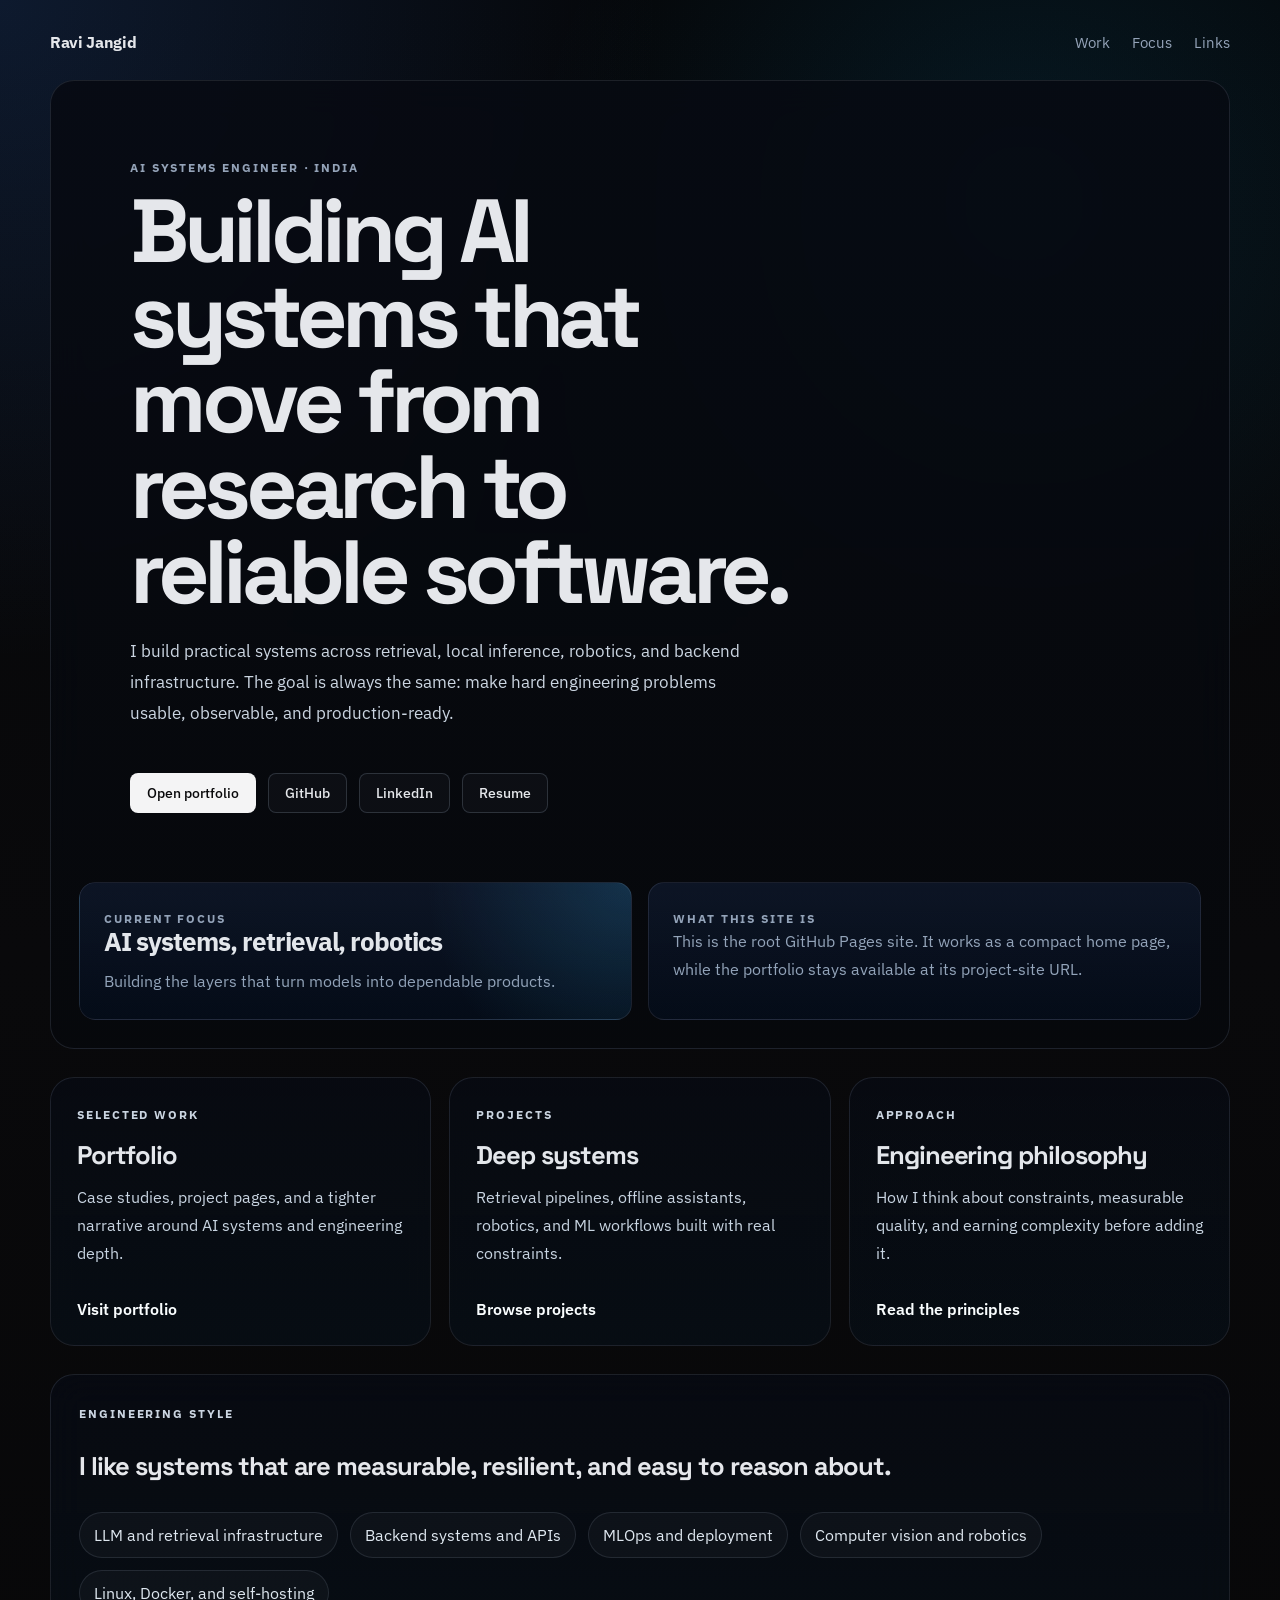
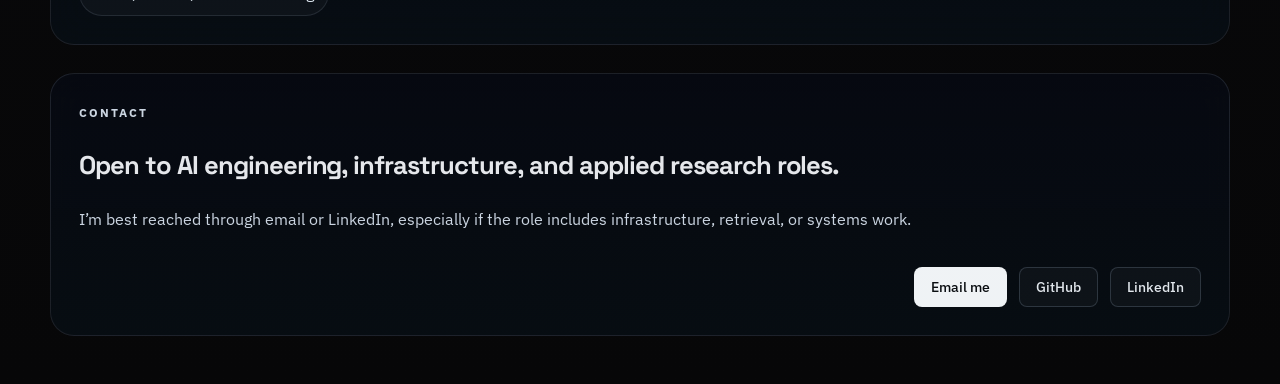
<file: index.html>
<!doctype html>
<html lang="en">
  <head>
    <meta charset="utf-8" />
    <meta name="viewport" content="width=device-width, initial-scale=1" />
    <meta name="description" content="Ravi Jangid builds AI systems from infrastructure to deployment." />
    <meta name="theme-color" content="#050608" />
    <title>Ravi Jangid — AI Systems Engineer</title>
    <link rel="canonical" href="https://ravi-mk42.me/" />

    <meta property="og:type" content="website" />
    <meta property="og:site_name" content="Ravi Jangid" />
    <meta property="og:url" content="https://ravi-mk42.me/" />
    <meta property="og:title" content="Ravi Jangid — AI Systems Engineer" />
    <meta property="og:description" content="Ravi Jangid builds AI systems from infrastructure to deployment." />
    <meta property="og:image" content="https://ravi-mk42.me/og.png" />
    <meta property="og:image:width" content="1200" />
    <meta property="og:image:height" content="630" />
    <meta name="twitter:card" content="summary_large_image" />
    <meta name="twitter:title" content="Ravi Jangid — AI Systems Engineer" />
    <meta name="twitter:description" content="Ravi Jangid builds AI systems from infrastructure to deployment." />
    <meta name="twitter:image" content="https://ravi-mk42.me/og.png" />

    <link rel="icon" type="image/png" href="/icon.png" />
    <link rel="apple-touch-icon" href="/apple-touch-icon.png" />

    <!-- Fonts are self-hosted, so first paint never waits on a third-party
         stylesheet. Only the two faces needed above the fold are preloaded. -->
    <link rel="preload" href="./fonts/ibm-plex-sans-var.woff2" as="font" type="font/woff2" crossorigin />
    <link rel="preload" href="./fonts/space-grotesk-var.woff2" as="font" type="font/woff2" crossorigin />
    <link rel="stylesheet" href="./fonts.css" />
    <link rel="stylesheet" href="./styles.css" />

    <!-- Set before first paint so the reveal styles never hide content
         from users (or crawlers) without JavaScript. -->
    <script>
      document.documentElement.classList.add("js");
    </script>
  </head>
  <body>
    <div class="page-shell">
      <header class="topbar">
        <a class="brand" href="#home">Ravi Jangid</a>
        <nav class="nav">
          <a href="#work">Work</a>
          <a href="#focus">Focus</a>
          <a href="#links">Links</a>
        </nav>
      </header>

      <main id="home">
        <section class="hero-card">
          <div class="hero-copy">
            <p class="eyebrow">AI systems engineer · India</p>
            <h1>Building AI systems that move from research to reliable software.</h1>
            <p class="lead">
              I build practical systems across retrieval, local inference, robotics, and backend infrastructure.
              The goal is always the same: make hard engineering problems usable, observable, and production-ready.
            </p>
            <div class="actions">
              <a class="button primary" href="/portfolio">Open portfolio</a>
              <a class="button" href="https://github.com/Ravijangid820">GitHub</a>
              <a class="button" href="https://www.linkedin.com/in/ravi-jangid-mk42/">LinkedIn</a>
              <a class="button" href="/portfolio/Ravi_Jangid_Resume_2page_final.pdf">Resume</a>
            </div>
          </div>

          <div class="hero-panel" aria-label="Quick summary">
            <div class="panel-card accent-card">
              <span class="panel-label">Current focus</span>
              <strong>AI systems, retrieval, robotics</strong>
              <p>Building the layers that turn models into dependable products.</p>
            </div>
            <div class="panel-card">
              <span class="panel-label">What this site is</span>
              <p>This is the root GitHub Pages site. It works as a compact home page, while the portfolio stays available at its project-site URL.</p>
            </div>
          </div>
        </section>

        <section id="work" class="section grid-3 reveal">
          <article class="card">
            <p class="panel-label">Selected work</p>
            <h2>Portfolio</h2>
            <p>Case studies, project pages, and a tighter narrative around AI systems and engineering depth.</p>
            <a href="/portfolio">Visit portfolio</a>
          </article>
          <article class="card">
            <p class="panel-label">Projects</p>
            <h2>Deep systems</h2>
            <p>Retrieval pipelines, offline assistants, robotics, and ML workflows built with real constraints.</p>
            <a href="/portfolio/projects">Browse projects</a>
          </article>
          <article class="card">
            <p class="panel-label">Approach</p>
            <h2>Engineering philosophy</h2>
            <p>How I think about constraints, measurable quality, and earning complexity before adding it.</p>
            <a href="/portfolio/philosophy">Read the principles</a>
          </article>
        </section>

        <section id="focus" class="section split vertical-card reveal">
          <div class="split-copy">
            <p class="eyebrow">Engineering style</p>
            <h2>I like systems that are measurable, resilient, and easy to reason about.</h2>
          </div>
          <div class="stack">
            <div class="pill">LLM and retrieval infrastructure</div>
            <div class="pill">Backend systems and APIs</div>
            <div class="pill">MLOps and deployment</div>
            <div class="pill">Computer vision and robotics</div>
            <div class="pill">Linux, Docker, and self-hosting</div>
          </div>
        </section>

        <section id="links" class="section footer-cta vertical-card reveal">
          <div class="split-copy">
            <p class="eyebrow">Contact</p>
            <h2>Open to AI engineering, infrastructure, and applied research roles.</h2>
            <p>I’m best reached through email or LinkedIn, especially if the role includes infrastructure, retrieval, or systems work.</p>
          </div>
          <div class="actions">
            <a class="button primary" href="mailto:jangirravi820@gmail.com">Email me</a>
            <a class="button" href="https://github.com/Ravijangid820">GitHub</a>
            <a class="button" href="https://www.linkedin.com/in/ravi-jangid-mk42/">LinkedIn</a>
          </div>
        </section>
      </main>
    </div>

    <script>
      (function () {
        var targets = document.querySelectorAll(".reveal");

        // No observer support, or the user asked for reduced motion: show
        // everything immediately rather than leaving it stuck at opacity 0.
        if (
          !("IntersectionObserver" in window) ||
          window.matchMedia("(prefers-reduced-motion: reduce)").matches
        ) {
          targets.forEach(function (el) {
            el.classList.add("is-visible");
          });
          return;
        }

        var observer = new IntersectionObserver(
          function (entries) {
            entries.forEach(function (entry) {
              if (!entry.isIntersecting) return;
              entry.target.classList.add("is-visible");
              observer.unobserve(entry.target);
            });
          },
          { rootMargin: "0px 0px -12% 0px", threshold: 0.15 }
        );

        targets.forEach(function (el) {
          observer.observe(el);
        });
      })();
    </script>
  </body>
</html>
</file>
<file: fonts.css>
/* Self-hosted so first paint never waits on fonts.googleapis.com.
   Latin subset, variable weight axis - one file covers every weight used. */

@font-face {
  font-family: 'IBM Plex Sans';
  font-style: normal;
  font-weight: 400 700;
  font-stretch: 100%;
  font-display: swap;
  src: url(./fonts/ibm-plex-sans-var.woff2) format('woff2');
  unicode-range: U+0000-00FF, U+0131, U+0152-0153, U+02BB-02BC, U+02C6, U+02DA, U+02DC, U+0304, U+0308, U+0329, U+2000-206F, U+20AC, U+2122, U+2191, U+2193, U+2212, U+2215, U+FEFF, U+FFFD;
}

@font-face {
  font-family: 'Space Grotesk';
  font-style: normal;
  font-weight: 400 700;
  font-display: swap;
  src: url(./fonts/space-grotesk-var.woff2) format('woff2');
  unicode-range: U+0000-00FF, U+0131, U+0152-0153, U+02BB-02BC, U+02C6, U+02DA, U+02DC, U+0304, U+0308, U+0329, U+2000-206F, U+20AC, U+2122, U+2191, U+2193, U+2212, U+2215, U+FEFF, U+FFFD;
}
</file>
<file: styles.css>
:root {
  color-scheme: dark;
  --bg: #050608;
  --panel: rgba(15, 23, 42, 0.72);
  --panel-strong: rgba(17, 24, 39, 0.92);
  --line: rgba(148, 163, 184, 0.16);
  --text: #e5e7eb;
  --muted: #94a3b8;
  --accent: #38bdf8;
  --accent-soft: rgba(56, 189, 248, 0.14);

  /* Radius scale. Three steps plus full — any value outside these reads as
     unplanned rather than hierarchical. Nested surfaces step down one level:
     card contains panel, panel contains control. */
  --r-control: 8px;
  --r-panel: 16px;
  --r-card: 24px;
}

* {
  box-sizing: border-box;
}

html {
  scroll-behavior: smooth;
}

body {
  margin: 0;
  min-height: 100vh;
  font-family: "IBM Plex Sans", system-ui, -apple-system, BlinkMacSystemFont, "Segoe UI", sans-serif;
  color: var(--text);
  background:
		radial-gradient(circle at top left, rgba(59, 130, 246, 0.16), transparent 28%),
		radial-gradient(circle at 80% 10%, rgba(14, 165, 233, 0.12), transparent 24%),
		linear-gradient(180deg, #050608 0%, #09090b 48%, #070708 100%);
}

a {
  color: inherit;
  text-decoration: none;
}

.page-shell {
  width: min(1180px, calc(100% - 40px));
  margin: 0 auto;
  padding: 24px 0 48px;
}

.topbar {
  display: flex;
  align-items: center;
  justify-content: space-between;
  padding: 8px 0 28px;
}

.brand {
  font-size: 0.98rem;
  font-weight: 700;
  letter-spacing: -0.02em;
}

.nav {
  display: flex;
  gap: 22px;
  color: var(--muted);
  font-size: 0.95rem;
}

.nav a,
.button,
.card a {
  transition: transform 160ms ease, border-color 160ms ease, background 160ms ease, color 160ms ease;
}

.nav a:hover,
.card a:hover {
  color: white;
}

.hero-card,
.card,
.footer-cta,
.split {
  border: 1px solid var(--line);
  background: linear-gradient(180deg, rgba(7, 10, 18, 0.88), rgba(6, 8, 12, 0.88));
  backdrop-filter: blur(18px);
  border-radius: var(--r-card);
}

.hero-card {
  display: grid;
  gap: 18px;
  padding: clamp(20px, 3vw, 28px);
  min-height: calc(100vh - 120px);
}

/* Only the surfaces that actually paint a background need clipping. `.split-copy`
   is a bare text block with no padding, so a radius here clips the first
   character of the eyebrow against the corner curve. */
.hero-copy,
.hero-panel {
  position: relative;
  overflow: hidden;
  border-radius: var(--r-panel);
}

.hero-copy {
  padding: clamp(28px, 4vw, 52px);
  min-height: 0;
  display: flex;
  flex-direction: column;
  justify-content: center;
}

.eyebrow,
.panel-label {
  margin: 0 0 14px;
  color: var(--muted);
  font-size: 0.75rem;
  font-weight: 700;
  letter-spacing: 0.16em;
  text-transform: uppercase;
}

h1,
h2,
p {
  margin-top: 0;
}

h1, h2 {
  font-family: "Space Grotesk", sans-serif;
}

h1 {
  max-width: 12ch;
  font-size: clamp(3rem, 7vw, 6rem);
  line-height: 0.95;
  letter-spacing: -0.06em;
  margin-bottom: 20px;
}

.lead {
  max-width: 62ch;
  color: #cbd5e1;
  font-size: 1.08rem;
  line-height: 1.8;
}

.actions {
  display: flex;
  flex-wrap: wrap;
  gap: 12px;
  margin-top: 28px;
}

.button {
  display: inline-flex;
  align-items: center;
  justify-content: center;
  gap: 8px;
  padding: 10px 16px;
  border: 1px solid rgba(148, 163, 184, 0.24);
  border-radius: var(--r-control);
  background: rgba(255, 255, 255, 0.03);
  color: var(--text);
  font-weight: 500;
  font-size: 0.875rem;
}

.button:hover {
  transform: translateY(-1px);
  border-color: rgba(161, 161, 170, 0.45);
  background: rgba(39, 39, 42, 0.8);
}

.button.primary {
  background: #f4f4f5;
  color: #09090b;
  border-color: transparent;
}

.button.primary:hover {
  background: #ffffff;
  color: #09090b;
}

.hero-panel {
  display: grid;
  grid-template-columns: repeat(2, minmax(0, 1fr));
  gap: 16px;
}

.panel-card,
.card,
.footer-cta,
.split {
  position: relative;
  overflow: hidden;
}

.panel-card::before,
.card::before,
.footer-cta::before,
.split::before {
  content: "";
  position: absolute;
  inset: 0;
  background: linear-gradient(180deg, transparent, rgba(56, 189, 248, 0.03));
  pointer-events: none;
}

.panel-card {
  padding: 24px;
  border-radius: var(--r-panel);
  background: linear-gradient(180deg, rgba(15, 23, 42, 0.86), rgba(3, 7, 18, 0.86));
  border: 1px solid rgba(148, 163, 184, 0.16);
}

.panel-card strong {
  display: block;
  font-size: 1.6rem;
  line-height: 1.15;
  letter-spacing: -0.04em;
  margin-bottom: 10px;
}

.panel-card p {
  color: var(--muted);
  line-height: 1.75;
  margin-bottom: 0;
}

.accent-card {
  background:
    radial-gradient(circle at top right, rgba(56, 189, 248, 0.18), transparent 36%),
    linear-gradient(180deg, rgba(15, 23, 42, 0.86), rgba(3, 7, 18, 0.86));
}

.section {
  margin-top: 28px;
}

.grid-3 {
  display: grid;
  grid-template-columns: repeat(3, minmax(0, 1fr));
  gap: 18px;
}

.card {
  padding: 26px;
}

.card h2,
.split h2,
.footer-cta h2 {
  font-size: 1.6rem;
  letter-spacing: -0.04em;
  margin-bottom: 12px;
}

.card p,
.split p,
.footer-cta p {
  color: #cbd5e1;
  line-height: 1.75;
}

.card a {
  display: inline-flex;
  margin-top: 16px;
  color: white;
  font-weight: 600;
}

.split,
.footer-cta {
  display: grid;
  gap: 18px;
  padding: 28px;
  grid-template-columns: 1fr;
  align-items: start;
}

.split-copy {
  /* Positioned so it paints above the decorative `.split::before` overlay.
     It deliberately has no radius or overflow — it is a bare text block. */
  position: relative;
  display: grid;
  gap: 12px;
}

.stack {
  display: flex;
  flex-wrap: wrap;
  gap: 12px;
}

.pill {
  padding: 12px 14px;
  border-radius: 999px;
  border: 1px solid rgba(148, 163, 184, 0.16);
  background: rgba(255, 255, 255, 0.03);
  color: #e2e8f0;
}

.footer-cta {
  margin-top: 28px;
}

.vertical-card .actions {
  justify-content: flex-start;
}

.footer-cta .actions {
  justify-content: flex-end;
  margin-top: 0;
}

@media (max-width: 920px) {
  .grid-3,
  .split,
  .footer-cta {
    grid-template-columns: 1fr;
  }

  .hero-card {
    min-height: auto;
  }

  .hero-panel {
    grid-template-columns: 1fr;
  }

  h1 {
    max-width: 100%;
  }

  .footer-cta .actions {
    justify-content: flex-start;
  }
}

@media (max-width: 640px) {
  .page-shell {
    width: min(100% - 24px, 1180px);
  }

  .topbar {
    flex-direction: column;
    align-items: flex-start;
    gap: 10px;
  }

  .nav {
    gap: 16px;
    flex-wrap: wrap;
  }
}

/* ---------- entrance motion ----------------------------------------------
   The hero is above the fold, so it animates on load with a short stagger.
   Everything below waits for .is-visible, set by the observer in index.html.
   The `.js` guard means content stays visible if the script never runs. */

@keyframes rise {
  from {
    opacity: 0;
    transform: translateY(14px);
  }
  to {
    opacity: 1;
    transform: none;
  }
}

.js .hero-copy > *,
.js .hero-panel > * {
  animation: rise 620ms cubic-bezier(0.2, 0.8, 0.2, 1) both;
}

.js .hero-copy > *:nth-child(1) { animation-delay: 40ms }
.js .hero-copy > *:nth-child(2) { animation-delay: 110ms }
.js .hero-copy > *:nth-child(3) { animation-delay: 180ms }
.js .hero-copy > *:nth-child(4) { animation-delay: 250ms }
.js .hero-panel > *:nth-child(1) { animation-delay: 240ms }
.js .hero-panel > *:nth-child(2) { animation-delay: 310ms }

.js .reveal {
  opacity: 0;
  transform: translateY(18px);
  transition: opacity 700ms cubic-bezier(0.2, 0.8, 0.2, 1),
    transform 700ms cubic-bezier(0.2, 0.8, 0.2, 1);
}

.js .reveal.is-visible {
  opacity: 1;
  transform: none;
}

/* Stagger the cards within a revealed row. */
.js .reveal.is-visible .card:nth-child(2) { transition-delay: 80ms }
.js .reveal.is-visible .card:nth-child(3) { transition-delay: 160ms }

@media (prefers-reduced-motion: reduce) {
  html {
    scroll-behavior: auto;
  }

  .js .hero-copy > *,
  .js .hero-panel > * {
    animation: none;
  }

  .js .reveal {
    opacity: 1;
    transform: none;
    transition: none;
  }

  *,
  *::before,
  *::after {
    animation-duration: 0.01ms !important;
    transition-duration: 0.01ms !important;
  }
}
</file>
